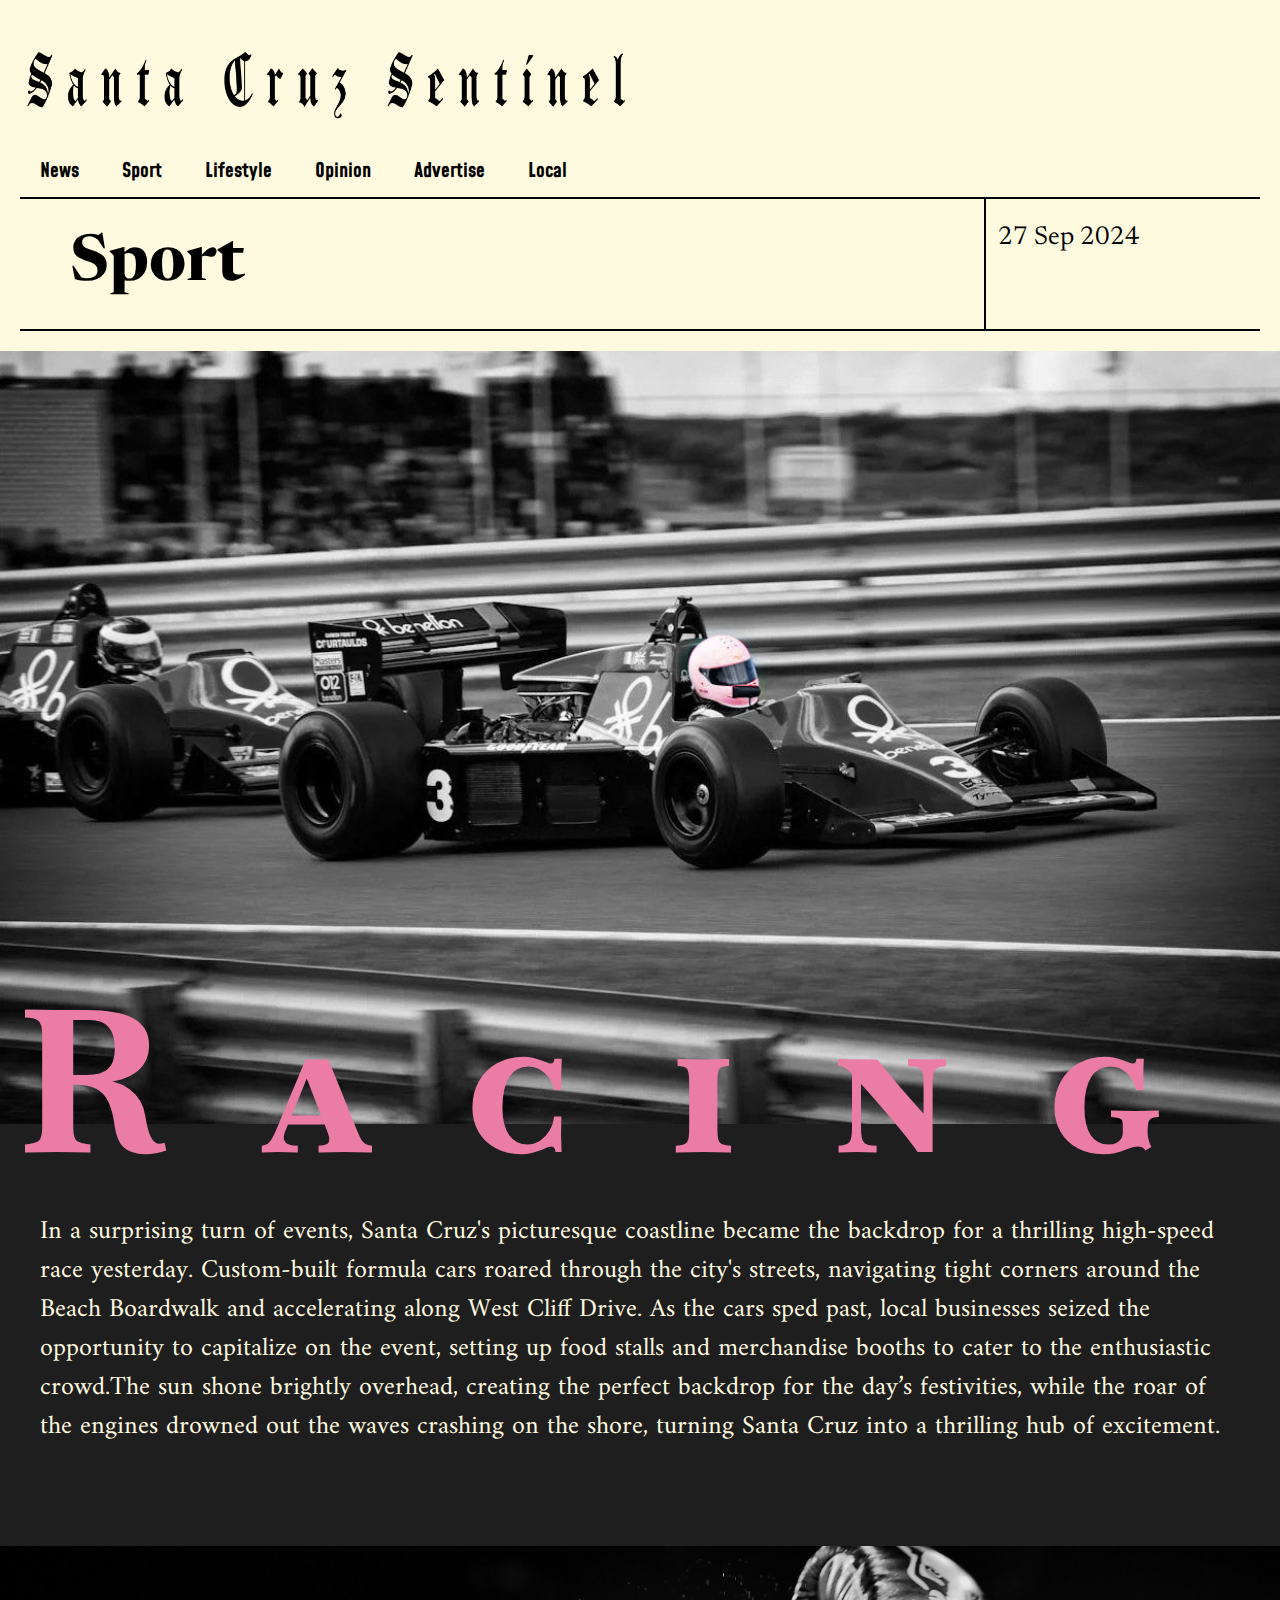
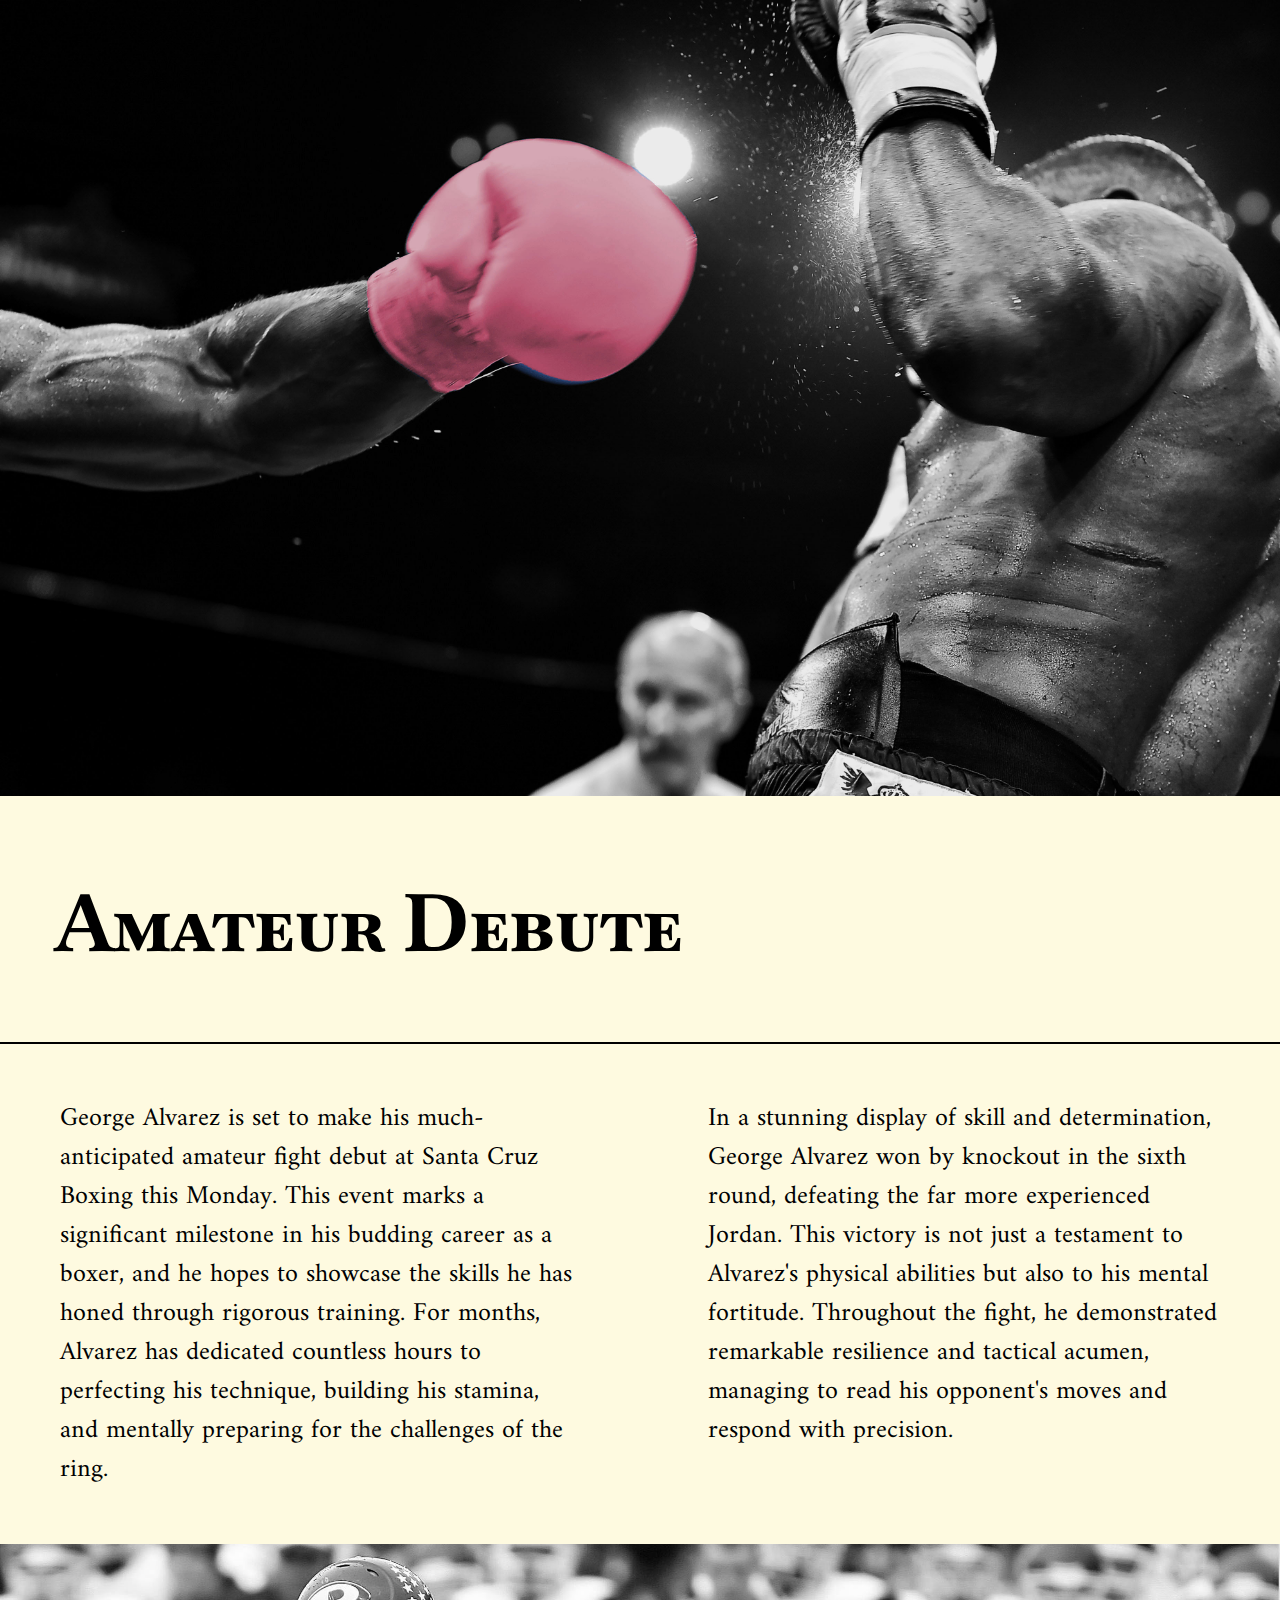
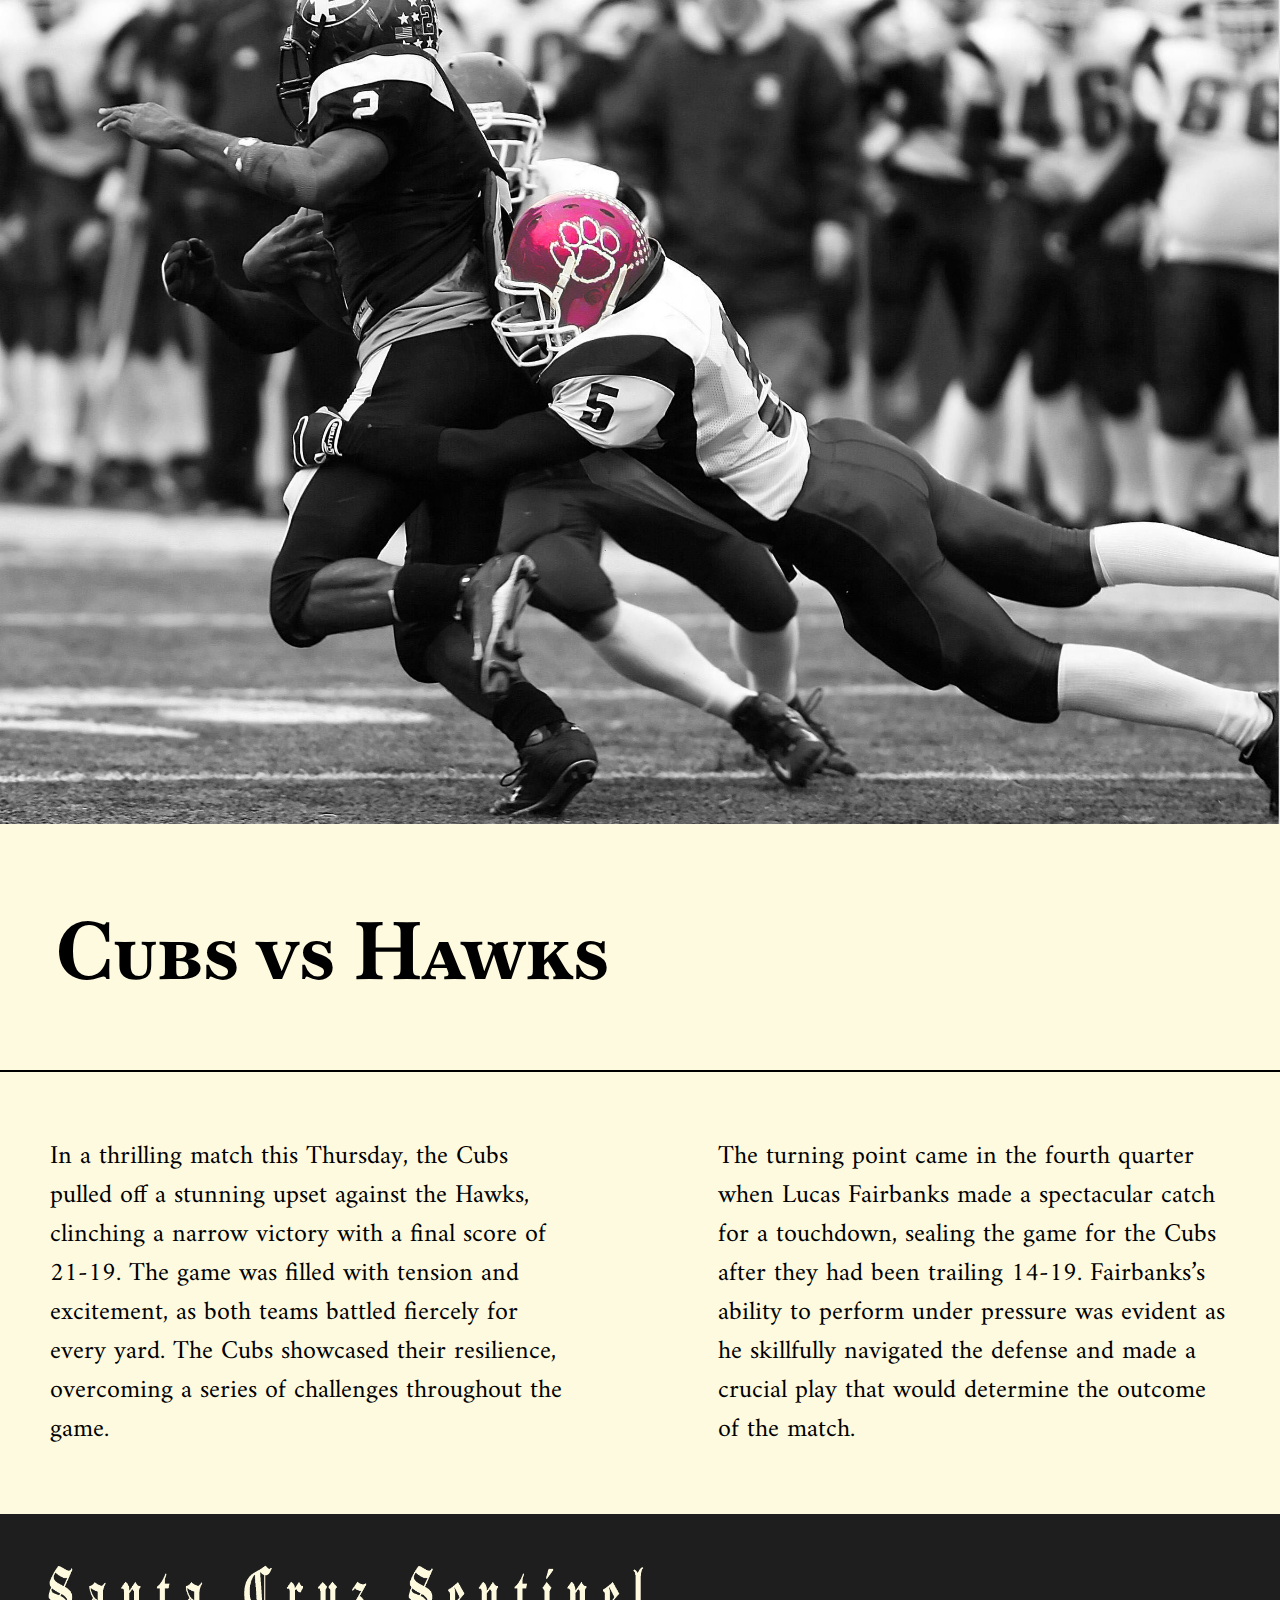
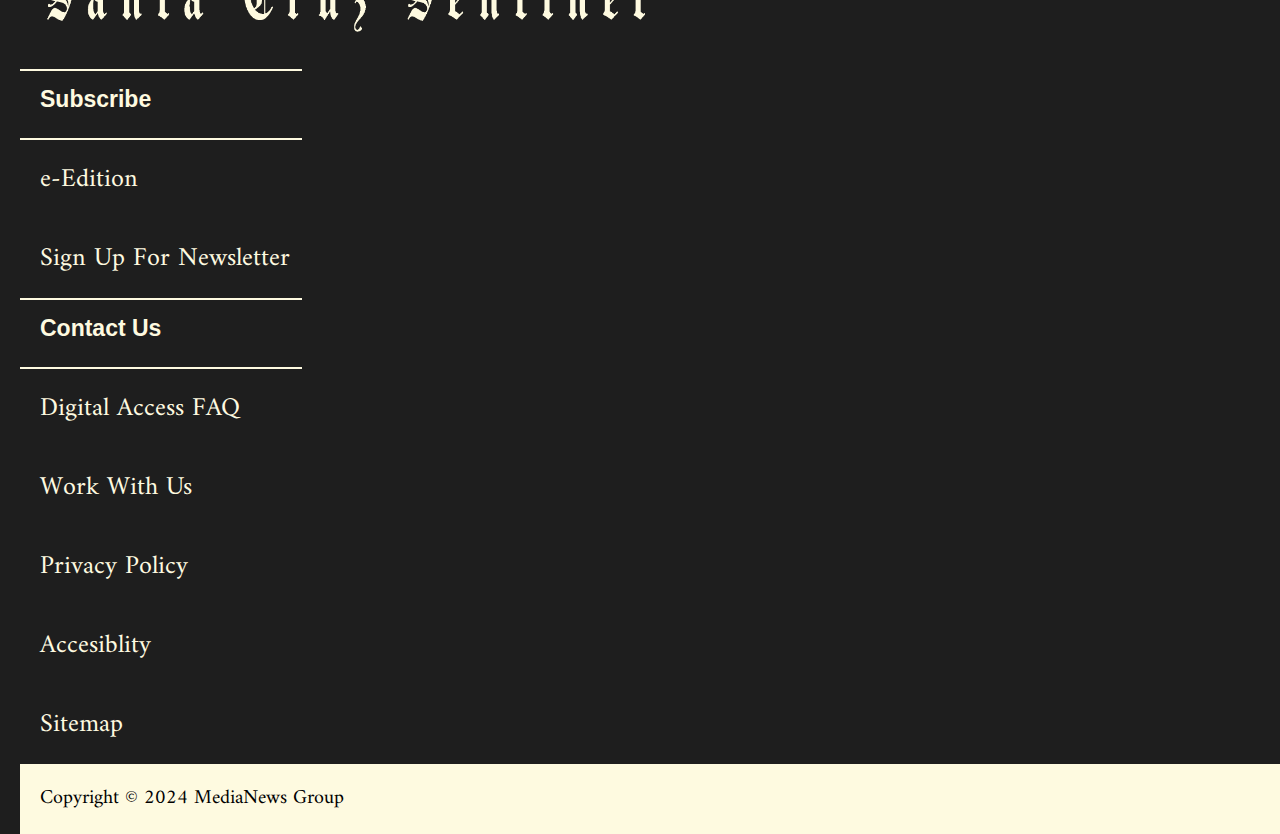
<file: index.html>
<!DOCTYPE html>
<html>

<head>
  <meta charset="UTF-8">
  <meta name="viewport" content="width=device-width, initial-scale=1.0">
  <link href="normalize.css" rel="stylesheet" type="text/css"/>
  <link href="style.css" rel="stylesheet" type="text/css"/>
  <link rel="preconnect" href="https://fonts.googleapis.com">
  <link rel="preconnect" href="https://fonts.gstatic.com" crossorigin>
  <link href="https://fonts.googleapis.com/css2?family=Baskervville+SC&display=swap" rel="stylesheet">
  <link rel="preconnect" href="https://fonts.googleapis.com">
  <link rel="preconnect" href="https://fonts.gstatic.com" crossorigin>
  <link href="https://fonts.googleapis.com/css2?family=Amiri:ital,wght@0,400;0,700;1,400;1,700&family=Baskervville+SC&display=swap" rel="stylesheet">
  <link rel="preconnect" href="https://fonts.googleapis.com">
  <link rel="preconnect" href="https://fonts.gstatic.com" crossorigin>
  <link href="https://fonts.googleapis.com/css2?family=Mohave:ital,wght@0,300..700;1,300..700&display=swap" rel="stylesheet">
  <link rel="preconnect" href="https://fonts.googleapis.com">
  <link rel="preconnect" href="https://fonts.gstatic.com" crossorigin>
  <link href="https://fonts.googleapis.com/css2?family=Mohave:ital,wght@0,300..700;1,300..700&family=Newsreader:ital,opsz,wght@0,6..72,200..800;1,6..72,200..800&display=swap" rel="stylesheet">
  <link rel="apple-touch-icon" sizes="180x180" href="/apple-touch-icon.png">
  <link rel="icon" type="image/png" sizes="32x32" href="/favicon-32x32.png">
  <link rel="icon" type="image/png" sizes="16x16" href="/favicon-16x16.png">
  <link rel="manifest" href="/site.webmanifest">

</head>

<body>
  <div class="santacruz">
    <img src="image/santacruz.png"/>
  </div>
  <nav class = "nav">
    <a class="active" href="index2.html">News</a>
    <a href="#sport">Sport</a>
    <a href="#about">Lifestyle</a>
    <a href="#opinion">Opinion</a>
    <a href="#advertise">Advertise</a>
    <a href="#local">Local</a>
  </nav>

  <div id="header_title">
    
      <h2>Sport</h2>
    
      <p id = "date">
        27 Sep 2024
      </p>
  </div>

  <article>
    <section>
      <div class = "racingimg">
        <img src = "image/Racingdone.jpg">
        
      </div>
      <div class="racetext">
        <h1>Racing</h1>
      </div>
      <div class="Black">
      <p>In a surprising turn of events, Santa Cruz's picturesque coastline became the     backdrop for a thrilling high-speed race yesterday. Custom-built formula cars roared through the city's streets, navigating tight corners around the Beach Boardwalk and accelerating along West Cliff Drive. As the cars sped past, local businesses seized the opportunity to capitalize on the event, setting up food stalls and merchandise booths to cater to the enthusiastic crowd.The sun shone brightly overhead, creating the perfect backdrop for the day’s festivities, while the roar of the engines drowned out the waves crashing on the shore, turning Santa Cruz into a thrilling hub of excitement.</p>
        </div>
    </section>
  </article>

  <article>
    <section>
      <div class="Boxer">
        <img src="image/boxer.jpg">
      </div>
      
    </section>
    
    <section>
      <h3>Amateur Debute</h3>
      <p id = "box1">George Alvarez is set to make his much-anticipated amateur fight debut at Santa Cruz Boxing this Monday. This event marks a significant milestone in his budding career as a boxer, and he hopes to showcase the skills he has honed through rigorous training. For months, Alvarez has dedicated countless hours to perfecting his technique, building his stamina, and mentally preparing for the challenges of the ring.</p>
      <p id = "box2">In a stunning display of skill and determination, George Alvarez won by knockout in the sixth round, defeating the far more experienced Jordan. This victory is not just a testament to Alvarez's physical abilities but also to his mental fortitude. Throughout the fight, he demonstrated remarkable resilience and tactical acumen, managing to read his opponent's moves and respond with precision. </p>
    </section>
  </article>

        <div class="Football">
          <img src="image/footballdone.jpg">
        </div>
        
        <h3>Cubs vs Hawks</h3>
        <div class="fullfoot">
        <p id ="foot1">In a thrilling match this Thursday, the Cubs pulled off a stunning upset against the Hawks, clinching a narrow victory with a final score of 21-19. The game was filled with tension and excitement, as both teams battled fiercely for every yard. The Cubs showcased their resilience, overcoming a series of challenges throughout the game. </p>
        <p id ="foot2">The turning point came in the fourth quarter when Lucas Fairbanks made a spectacular catch for a touchdown, sealing the game for the Cubs after they had been trailing 14-19. Fairbanks’s ability to perform under pressure was evident as he skillfully navigated the defense and made a crucial play that would determine the outcome of the match. </p>
        </div>
      
  <footer>
    <div class="santacruz">
      <img src="image/santacruzcream.png"/>
    </div>
      <section class = "footer1">
       <h6>Subscribe</h4>
        <p>e-Edition</p>
        <p>Sign Up For Newsletter</p>
      </section>
        
        <section class = "footer2">
        <h6>Contact Us</h4>
        <p>Digital Access FAQ</p>
        <p>Work With Us</p>
        <p>Privacy Policy</p>
        <p>Accesiblity</p>
        <p>Sitemap</p>
      </section>
        <p id = "copyright">Copyright © 2024 MediaNews Group</p>
        </footer>
</body>

</html>
</file>
<file: style.css>
html {
    height: 100%;
    width: 100%;
}

body {
    line-height: 1.6; 
    font-family: Arial, sans-serif; 
    background-color: #FEFAE0; 
    margin: 0; 
    width: 100%;
}
/* dekstop */
@media screen and (min-width: 780px) {


        header {
            padding: 20px 40px;
            background-color: #FEFAE0;
            border-bottom: 2px solid black;
        }

        .santacruz {
            text-align: left;
            margin-bottom: 20px;
        }

        .santacruz img {
            width: 100%;  
            max-width: 600px;
            margin-left: 25px;
            margin-top: 40px;

        }

        .nav {
            justify-content: space-between;
            padding: 0 20px 10px 20px;  
            background-color: #FEFAE0;
            margin-bottom: 0;
            font-family: Mohave;
        }

        .nav a {
            text-align: center;
            margin: 0 20px;
            padding: 5px 0;
            text-decoration: none;
            color: #000;
            font-size: 20px;
            font-weight: bold;
        }


        p {
            color: black;
            font-size: 26px;
            line-height: 1.5;
            font-family: "Amiri";
            padding-left:20px;
            padding-right:20px;
        }

        .Black p {
            background-color: #1E1E1E;
            padding-top: 100px;
            padding-bottom: 100px;
            padding-right: 40px;
            padding-left: 40px;
            margin-top: -150px;
            color: #FEFAE0;
        }

        h2 {
            display: inline-block;
            padding: 15px 0;  
            margin: 0;
            font-family: Newsreader;
            width: 40%;
            font-size: 64px;  
            font-weight: bold;
            margin-left: 50px;
        }

        h3 {
            /* text-align: center; */
            /* display: inline-block; */
            border-bottom: 2px solid black;
            padding: 55px;
            width: 100%;
            font-size: 80px;
            font-family: "Baskervville SC";
        }

        h4 {
            /* display: inline-block; */
            border-top: 2px solid black;
            padding: 22px;
            width: 20%;
        }

        h5 {
            /* display: inline-block; */
            border-top: 2px solid black;
            border-bottom: 2px solid black;
            padding: 22px;
            width: 35%;
        }

        h6 {
            /* display: inline-block; */
            border-top: 2px solid #fefae0;
            border-bottom: 2px solid #fefae0;
            padding: 10px;
            width: 20%;
            font-size: 23px;
        }

        .racetext {
            /* position: relative;  */
            margin-top: 20px; 
            height: auto; 
            color: #EB7DA5; 
            /* align-items: center; 
            justify-content: center;  */
            padding: 20px 0; 

        }

        .racetext h1 {
            font-family: "Baskervville SC";
            font-size: 200px;
            letter-spacing: 100px;
            margin: 0;
            text-align: center;
        }

        .racingimg {
            height: auto;
            /* justify-content: center;  */
            margin-top: 20px;
            margin-bottom: -50px;
        }

        .racingimg img {
            width: 100%;
            height: auto;
            margin-bottom: -200px;
        }

        .santa img {
            width: 100%;
            margin-top: 20px;
        }

        #beachpara {
            margin-top:30px;
            margin-left:30px;
            margin-right:30px;
            padding-top:55px;
            padding-bottom:20px;
            border-top: 2px solid black;

        }

        #beachpara2 {
            margin-bottom:30px;
            margin-left:30px;
            margin-right:30px;
            padding-bottom:55px;
            border-bottom: 2px solid black;
        }
        .crimetext {
            position: relative; 
            margin-top: 20px; 
            height: auto; 
            color: #EB7DA5; 
            /* align-items: center; 
            justify-content: center;  */
            padding: 20px 0; 

        }
        .crimetext h1 {
            font-family: "Baskervville SC";
            font-size: 200px;
            letter-spacing: 100px;
            margin: 0;
            text-align: center;
        }

        .crime {
            height: auto;                                       
            justify-content: center;          
            margin-top: 20px;                
            margin-bottom: -50px;            
        }

        .crime img {
            width: 100%;                      
            height: auto;                     
            margin-bottom: -200px;            
        }

        #crimep1 {
            margin-top:30px;
            margin-left:30px;
            margin-right:30px;
            padding-top:55px;
            padding-bottom:20px;
            border-top: 2px solid black;
        }

        #crimep2 {
            margin-bottom:30px;
            margin-left:30px;
            margin-right:30px;
            padding-bottom:55px;
            border-bottom: 2px solid black;
        }
        .class img {
            width: 100%;
        }

        .Boxer img {
            width: 100%;
        }

        .Football img {
            width: 100%;
        }

        .foggy img {
            position: relative; 
            width: 100%;
            padding-top:20px;
        }



        #date {
            float: right;
            border-left: 2px solid black;
            margin-right: 100px;
            height: 110px;
            font-family: "Newsreader";
            padding-left: 12px;
            padding-top: 20px;
            font-size: 26px;
        }

        #header_title {
            border-top: 2px solid black; 
            border-bottom: 2px solid black; 
            height: 130px;
            margin-right: 20px;
            margin-left: 20px;

        }

        #box1 {
            width: 40%;
            float: left;
            margin-left: 40px;
            margin-top: 55px;
            margin-bottom: 55px;
            font-family: "Amiri"; 
        }

        #box2 {
            width: 40%;
            float: right;
            margin-right: 40px;
            margin-top: 55px;
            margin-bottom: 55px;
            font-family: "Amiri"; 
        }

        .fullfoot {
            width: 100%; 
            background-color: #fefae0; 
            overflow: hidden; 
        }

        #foot1 {
            width: 40%; 
            float: left; 
            margin-left: 40px; 
            margin-top: 55px;
            margin-bottom: 55px;
            font-family: "Amiri"; 
            color: black; 
            padding: 10px; 
            background-color: transparent; 
        }

        #foot2 {
            width: 40%; 
            float: right; 
            margin-right: 40px; 
            margin-top: 55px;
            margin-bottom: 55px;
            font-family: "Amiri"; 
            color: black; 
            padding: 10px; 
            background-color: transparent; 
        }
        .weathersection {
            border-top: 2px solid black; 
            border-bottom: 2px solid black; 
            padding: 20px 0; 
            margin-top:50px;
            margin-bottom:50px;
        }
        .weatherline {
            float: left;
            width: 14.28%;
            /* text-align: center; */
            padding-bottom:100px;
            background-color: #FEFAE0;


        }
        .weatherline p{
            font-size: 30px;
            font-family: "Newsreader";
            margin-top: 20px;
            margin-bottom: 20px;

        }
        .weatherline img{
            width: 100%;
            height: auto;
            display: block;
        }

        footer {
            background-color: #1E1E1E;
            color: #FEFAE0;
            padding-left: 20px;

        }

        footer h6 {
            color: #FEFAE0;
            padding-left: 20px;
            padding-bottom: 20px;
        }

        footer p {
            color: #FEFAE0;
            padding-left: 20px;
            padding-bottom: 20px;
            padding-top: 20px;
        }

        #copyright {
            background-color: #FEFAE0;
            color: black;
            padding-top:20px;
            font-size:20px;
        }
    }
/* mobile */
@media screen and (max-width: 780px) {


    header {
        padding: 20px 40px;
        background-color: #FEFAE0;
        border-bottom: 2px solid black;
    }

    .santacruz {
        text-align: left;
        margin-bottom: 20px;
    }

    .santacruz img {
        width: 80%;  
        max-width: 600px;
        margin-left: 25px;
        margin-top: 40px;

    }

    .nav {
        justify-content: space-between;
        padding: 0px 5px 5px 25px;  
        background-color: #FEFAE0;
        margin-bottom: 0;
        font-family: "Mohave";
        font-size:16px;
    }

    .nav a {
        text-align: center;
        margin: 0 5px;
        padding: 2% 0;
        text-decoration: none;
        color: #000;
        font-size: 20px;
        font-weight: bold;
    }



    p {
        color: black;
        font-size: 16px;
        line-height: 1.5;
        font-family: "Amiri";
    }

    .Black p {
        background-color: #1E1E1E;
        padding-top: 100px;
        padding-bottom: 150px;
        padding-right: 40px;
        padding-left: 40px;
        margin-top: -100px;
        color: #FEFAE0;
    }

    h2 {
        display: inline-block;
        padding: 30px 0;  
        margin: 0;
        font-family: Newsreader;
        width: 30%;
        font-size: 40px;  
        font-weight: bold;
        margin-left: 5%;
    }

    h3 {
        /* text-align: center; */
        display: block;
        border-bottom: 2px solid black;
        padding: 20px;
        width: 100%;
        font-size: 50px;
        font-family: "Baskervville SC";
    }

    h4 {
        /* display: inline-block; */
        border-top: 2px solid black;
        padding: 22px;
        width: 20%;
    }

    h5 {
        /* display: inline-block; */
        border-top: 2px solid black;
        border-bottom: 2px solid black;
        padding: 22px;
        width: 35%;
    }

    h6 {
        /* display: inline-block; */
        border-top: 2px solid #fefae0;
        border-bottom: 2px solid #fefae0;
        padding: 10px;
        width: 20%;
        font-size: 23px;
    }

    .racetext {
        /* position: relative;  */
        margin-top: 20px; 
        height: auto; 
        color: #EB7DA5; 
        /* align-items: center; 
        justify-content: center;  */
        padding: 20px 0; 

    }

    .racetext h1 {
        font-family: "Baskervville SC";
        font-size: 100px;
        letter-spacing: 25px;
        margin: 0;
        text-align: center;
    }

    .racingimg {
        height: auto;
        /* justify-content: center;  */
        margin-top: 20px;
        margin-bottom: -150px;
    }

    .racingimg img {
        width: 100%;
        height: auto;
        margin-bottom: 0px;
    }

    .santa img {
        width: 100%;
        margin-top: 20px;
    }

    #beachpara {
        margin-top:30px;
        margin-left:30px;
        margin-right:30px;
        padding-top:55px;
        padding-bottom:20px;
        border-top: 2px solid black;

    }

    #beachpara2 {
        margin-bottom:30px;
        margin-left:30px;
        margin-right:30px;
        padding-bottom:55px;
        border-bottom: 2px solid black;
    }
    .crimetext {
        /* position: relative;  */
        margin-top: 20px; 
        height: auto; 
        color: #EB7DA5; 
        /* align-items: center; 
        justify-content: center;  */
        padding: 20px 0; 

    }
    .crimetext h1 {
        font-family: "Baskervville SC";
        font-size: 100px;
        letter-spacing: 35px;
        margin: 0;
        text-align: center;
    }

    .crime {
        height: auto;                                       
        /* justify-content: center;           */
        margin-top: 20px;                
        margin-bottom: -50px;            
    }

    .crime img {
        width: 100%;                      
        height: auto;                     
        margin-bottom: -80px;            
    }

    #crimep1 {
        margin-top:-50px;
        margin-left:30px;
        margin-right:30px;
        padding-top:100px;
        padding-bottom:0px;
        border-top: 2px solid black;
    }

    #crimep2 {
        margin-bottom:30px;
        margin-left:30px;
        margin-right:30px;
        padding-bottom:22px;
        margin-top: -50px;
        border-bottom: 2px solid black;
    }
    .class img {
        width: 100%;
    }

    .Boxer img {
        width: 100%;
    }

    .Football img {
        width: 100%;
    }

    .foggy img {
        /* position: relative;  */
        width: 100%;
        padding-top:20px;
    }



    #date {
        float: right;
        border-left: 2px solid black;
        margin-right: 100px;
        height: 110px;
        font-family: "Newsreader";
        padding-left: 12px;
        padding-top: 20px;
        font-size: 18px;
    }

    #header_title {
        border-top: 2px solid black; 
        border-bottom: 2px solid black; 
        height: 130px;
        margin-right: 20px;
        margin-left: 20px;

    }

    #box1 {
        width: 40%;
        float: left;
        margin-left: 20px;
        margin-top: 55px;
        margin-bottom: 55px;
        font-family: "Amiri"; 
    }

    #box2 {
        width: 40%;
        float: right;
        margin-right: 20px;
        margin-top: 55px;
        margin-bottom: 55px;
        font-family: "Amiri"; 
    }

    .fullfoot {
        width: 100%; 
        background-color: #fefae0; 
        overflow: hidden; 
    }

    #foot1 {
        width: 40%; 
        float: left; 
        margin-left: 20px; 
        margin-top: 55px;
        margin-bottom: 55px;
        font-family: "Amiri"; 
        color: black; 
        padding: 10px; 
        background-color: transparent; 
    }

    #foot2 {
        width: 40%; 
        float: right; 
        margin-right: 20px; 
        margin-top: 55px;
        margin-bottom: 55px;
        font-family: "Amiri"; 
        color: black; 
        padding: 10px; 
        background-color: transparent; 
    }
    .weathersection {
        border-top: 2px solid black; 
        border-bottom: 2px solid black; 
        padding: 10px 0; 
        margin-top:22px;
        margin-bottom:22px;
    }
    .weatherline {
        float: left;
        width: 14.28%;
        text-align: center;
        padding-bottom:22px;
        background-color: #FEFAE0;


    }
    .weatherline p{
        font-size: 30px;
        font-family: "Newsreader";
        margin-top: 20px;
        margin-bottom: 20px;

    }
    .weatherline img{
        width: 100%;
        height: auto;
        display: block;
    }

    footer {
        background-color: #1E1E1E;
        color: #FEFAE0;
        padding-left: 20px;

    }

    footer h6 {
        color: #FEFAE0;
        padding-left: 10px;
        padding-bottom: 20px;
        width:60%;
    }

    footer p {
        color: #FEFAE0;
        padding-left: 20px;
        padding-bottom: 20px;
        padding-top:10px;
    }

    #copyright {
        background-color: #FEFAE0;
        color: black;
        padding-top:20px;
        font-size:20px;

    }
}
</file>
